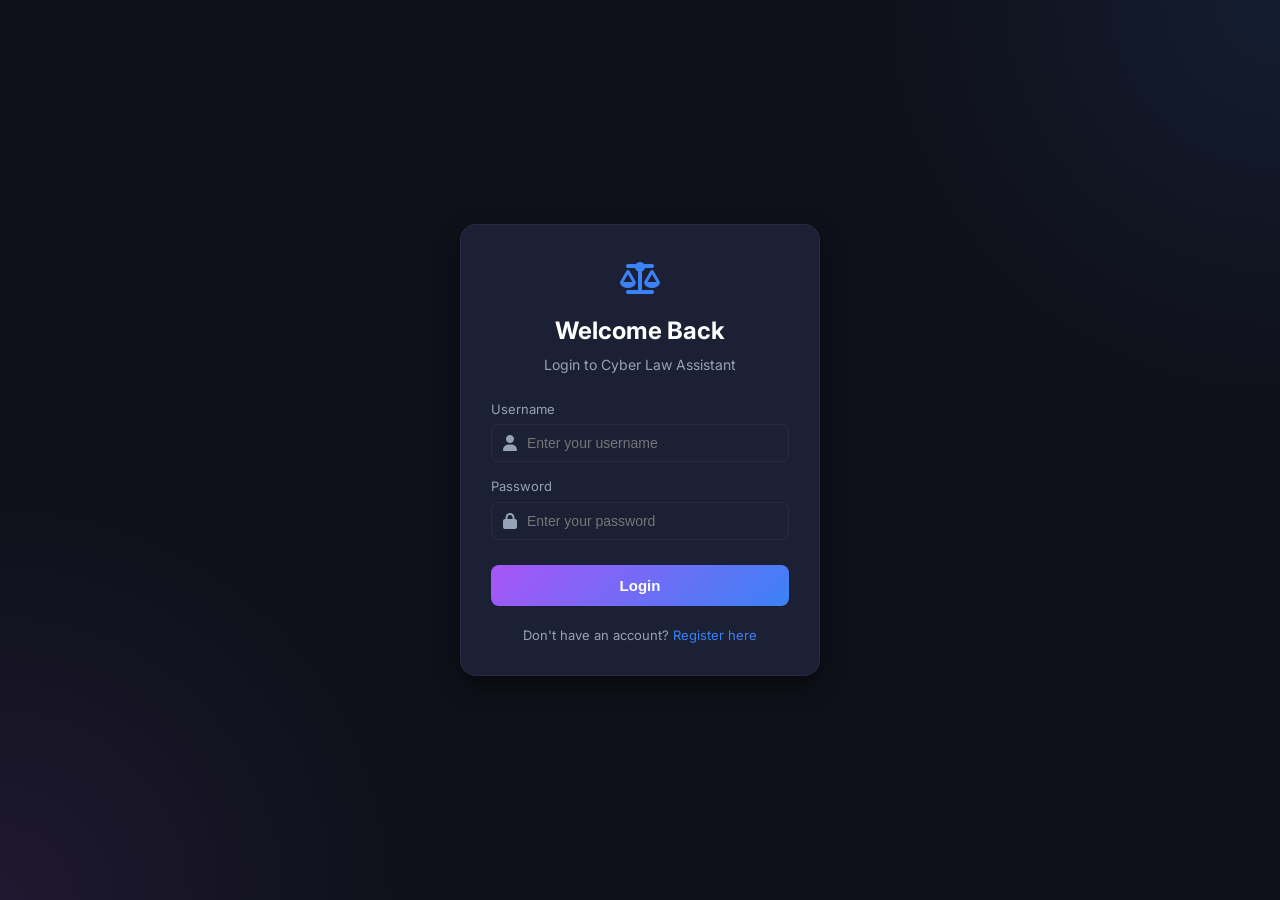
<file: frontend/login.html>
<!DOCTYPE html>
<html lang="en">
<head>
    <meta charset="UTF-8">
    <meta name="viewport" content="width=device-width, initial-scale=1.0">
    <title>Login - Cyber Law Assistant</title>
    <link rel="stylesheet" href="style.css">
    <link rel="stylesheet" href="https://cdnjs.cloudflare.com/ajax/libs/font-awesome/6.4.0/css/all.min.css">
</head>
<body class="auth-body">
    <div class="auth-container">
        <div class="auth-card">
            <div class="auth-header">
                <div class="auth-logo"><i class="fas fa-scale-balanced"></i></div>
                <h1>Welcome Back</h1>
                <p>Login to Cyber Law Assistant</p>
            </div>
            
            <form id="login-form" class="auth-form">
                <div class="form-group">
                    <label for="username">Username</label>
                    <div class="input-icon-wrapper">
                        <i class="fas fa-user"></i>
                        <input type="text" id="username" placeholder="Enter your username" required>
                    </div>
                </div>
                
                <div class="form-group">
                    <label for="password">Password</label>
                    <div class="input-icon-wrapper">
                        <i class="fas fa-lock"></i>
                        <input type="password" id="password" placeholder="Enter your password" required>
                    </div>
                </div>
                
                <div id="login-error" class="error-message hidden"></div>
                
                <button type="submit" class="auth-btn">Login</button>
            </form>
            
            <div class="auth-footer">
                <p>Don't have an account? <a href="register.html">Register here</a></p>
            </div>
        </div>
    </div>
    
    <script src="script.js"></script>
</body>
</html>
</file>
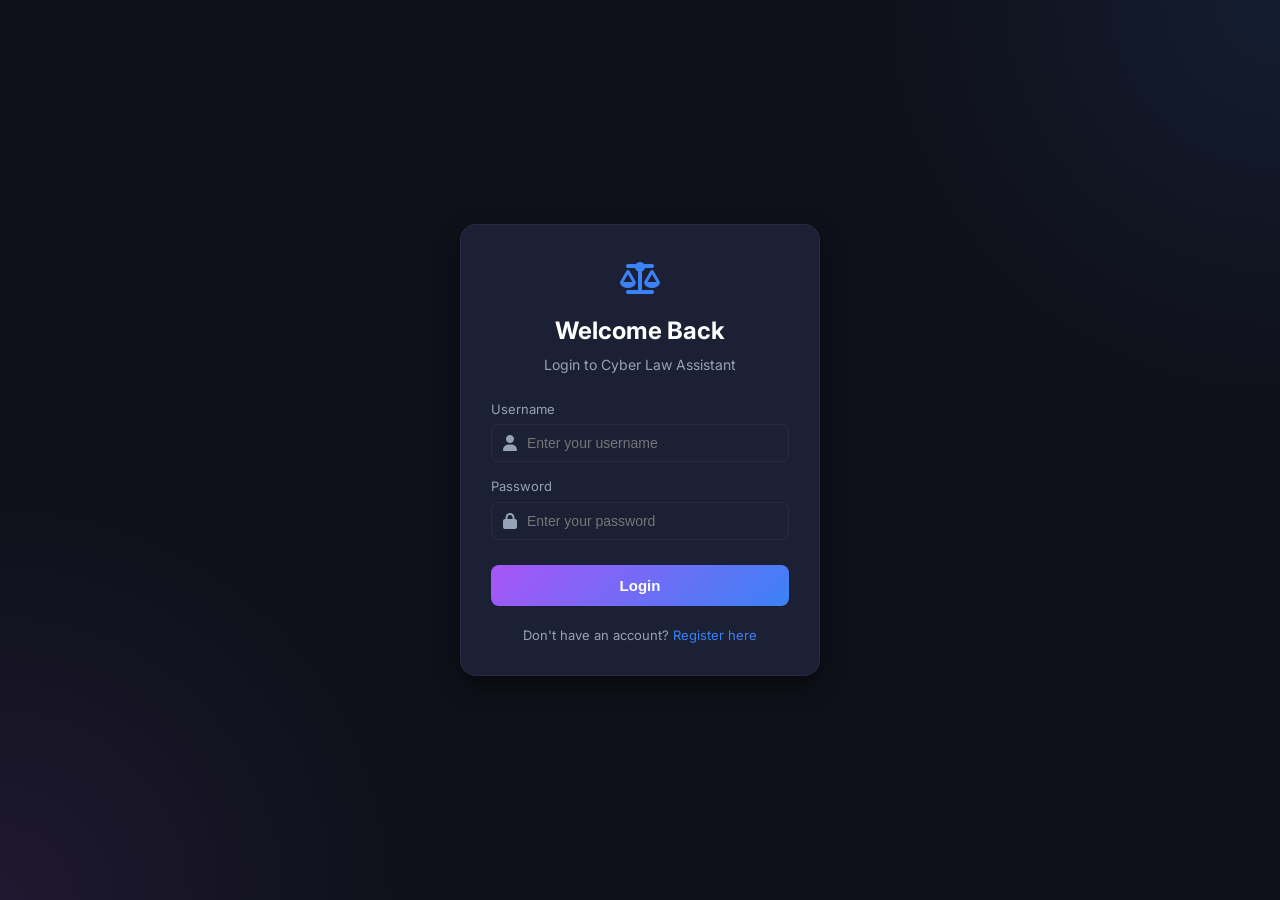
<file: frontend/profile.html>
<!DOCTYPE html>
<html lang="en">
<head>
    <meta charset="UTF-8">
    <meta name="viewport" content="width=device-width, initial-scale=1.0">
    <title>Profile Settings - Cyber Law Assistant</title>
    <link rel="stylesheet" href="style.css">
    <link rel="stylesheet" href="https://cdnjs.cloudflare.com/ajax/libs/font-awesome/6.4.0/css/all.min.css">
    <style>
        .profile-container {
            max-width: 600px;
            margin: 40px auto;
            background-color: var(--panel-bg);
            border-radius: 12px;
            padding: 30px;
            box-shadow: 0 4px 20px rgba(0, 0, 0, 0.5);
            border: 1px solid var(--border-color);
        }
        
        .profile-header {
            display: flex;
            align-items: center;
            justify-content: space-between;
            margin-bottom: 30px;
            border-bottom: 1px solid var(--border-color);
            padding-bottom: 20px;
        }

        .back-btn {
            color: var(--text-secondary);
            text-decoration: none;
            display: flex;
            align-items: center;
            gap: 5px;
            transition: color 0.3s;
        }

        .back-btn:hover {
            color: var(--primary-blue);
        }

        .profile-pic-section {
            display: flex;
            flex-direction: column;
            align-items: center;
            margin-bottom: 30px;
            gap: 15px;
        }

        .profile-pic {
            width: 120px;
            height: 120px;
            border-radius: 50%;
            object-fit: cover;
            border: 3px solid var(--primary-blue);
        }

        .upload-btn {
            background-color: var(--user-msg-bg);
            color: white;
            border: 1px solid var(--border-color);
            padding: 8px 16px;
            border-radius: 6px;
            cursor: pointer;
            font-size: 14px;
            transition: background 0.3s;
        }

        .upload-btn:hover {
            background-color: rgba(255,255,255,0.1);
        }
    </style>
</head>
<body class="auth-body" style="display:block; overflow-y:auto; padding-top: 20px;">
    
    <div class="profile-container">
        <div class="profile-header">
            <a href="index.html" class="back-btn"><i class="fas fa-arrow-left"></i> Back to Chat</a>
            <h2>Profile Settings</h2>
            <div style="width: 80px;"></div> <!-- Spacer for flex alignment -->
        </div>

        <div class="profile-pic-section">
            <img src="https://ui-avatars.com/api/?name=User&background=3b82f6&color=fff" alt="Profile Picture" class="profile-pic" id="profile-img-preview">
            <label for="profile-pic-input" class="upload-btn"><i class="fas fa-camera"></i> Change Photo</label>
            <input type="file" id="profile-pic-input" hidden accept="image/png, image/jpeg, image/jpg">
        </div>

        <form id="profile-form" class="auth-form">
            <div class="form-group">
                <label for="prof-username">Username</label>
                <div class="input-icon-wrapper">
                    <i class="fas fa-user"></i>
                    <input type="text" id="prof-username" required>
                </div>
            </div>
            
            <div class="form-group">
                <label for="prof-email">Email</label>
                <div class="input-icon-wrapper">
                    <i class="fas fa-envelope"></i>
                    <input type="email" id="prof-email" required>
                </div>
            </div>
            
            <div class="form-group">
                <label for="prof-password">New Password (Leave blank to keep current)</label>
                <div class="input-icon-wrapper">
                    <i class="fas fa-lock"></i>
                    <input type="password" id="prof-password" placeholder="••••••••">
                </div>
            </div>
            
            <div id="profile-error" class="error-message hidden"></div>
            
            <button type="submit" class="auth-btn" style="background-color: var(--success-green);">Save Changes</button>
        </form>
    </div>

    <div id="toast" class="toast hidden"></div>
    <script>
        const API_BASE_URL = window.location.hostname === "localhost" || window.location.hostname === "127.0.0.1" || window.location.protocol === "file:" 
            ? "http://127.0.0.1:5001" 
            : window.location.origin;
        const userId = localStorage.getItem('user_id');

        if (!userId) window.location.href = 'login.html';

        // Elements
        const form = document.getElementById('profile-form');
        const usernameInput = document.getElementById('prof-username');
        const emailInput = document.getElementById('prof-email');
        const passwordInput = document.getElementById('prof-password');
        const profileImg = document.getElementById('profile-img-preview');
        const picInput = document.getElementById('profile-pic-input');
        const errorDiv = document.getElementById('profile-error');

        let selectedPic = null;

        function showToast(message, isError = false) {
            const toast = document.getElementById('toast');
            toast.textContent = message;
            toast.style.borderLeftColor = isError ? '#ef4444' : '#4d7c35';
            toast.classList.remove('hidden');
            setTimeout(() => toast.classList.add('hidden'), 3000);
        }

        // Fetch User Data
        async function loadProfile() {
            try {
                const res = await fetch(`${API_BASE_URL}/profile/${userId}`);
                const data = await res.json();
                
                if (res.ok) {
                    usernameInput.value = data.username;
                    emailInput.value = data.email;
                    if(data.profile_pic && data.profile_pic !== 'default.png') {
                        profileImg.src = `${API_BASE_URL}/uploads/profiles/${data.profile_pic}`;
                    } else {
                        profileImg.src = `https://ui-avatars.com/api/?name=${data.username}&background=3b82f6&color=fff`;
                    }
                }
            } catch (e) {
                console.error("Failed to load profile", e);
            }
        }
        
        loadProfile();

        // Handle Picture Select
        picInput.addEventListener('change', (e) => {
            if (e.target.files && e.target.files[0]) {
                selectedPic = e.target.files[0];
                const reader = new FileReader();
                reader.onload = function(evt) {
                    profileImg.src = evt.target.result;
                }
                reader.readAsDataURL(selectedPic);
            }
        });

        // Handle form submit
        form.addEventListener('submit', async (e) => {
            e.preventDefault();
            const btn = form.querySelector('button');
            btn.disabled = true;
            btn.textContent = 'Saving...';

            const formData = new FormData();
            formData.append('user_id', userId);
            formData.append('username', usernameInput.value);
            formData.append('email', emailInput.value);
            if (passwordInput.value) {
                formData.append('password', passwordInput.value);
            }
            if (selectedPic) {
                formData.append('profile_pic', selectedPic);
            }

            try {
                const res = await fetch(`${API_BASE_URL}/profile/update`, {
                    method: 'POST',
                    body: formData
                });
                
                const data = await res.json();
                
                if (res.ok) {
                    showToast("Profile updated successfully!");
                    localStorage.setItem('username', usernameInput.value);
                    if (data.profile_pic) {
                        localStorage.setItem('profile_pic', data.profile_pic);
                    }
                    setTimeout(() => window.location.href = 'index.html', 1500);
                } else {
                    errorDiv.textContent = data.error;
                    errorDiv.classList.remove('hidden');
                }
            } catch (err) {
                errorDiv.textContent = "Server error.";
                errorDiv.classList.remove('hidden');
            } finally {
                btn.disabled = false;
                btn.textContent = 'Save Changes';
            }
        });
    </script>
</body>
</html>
</file>
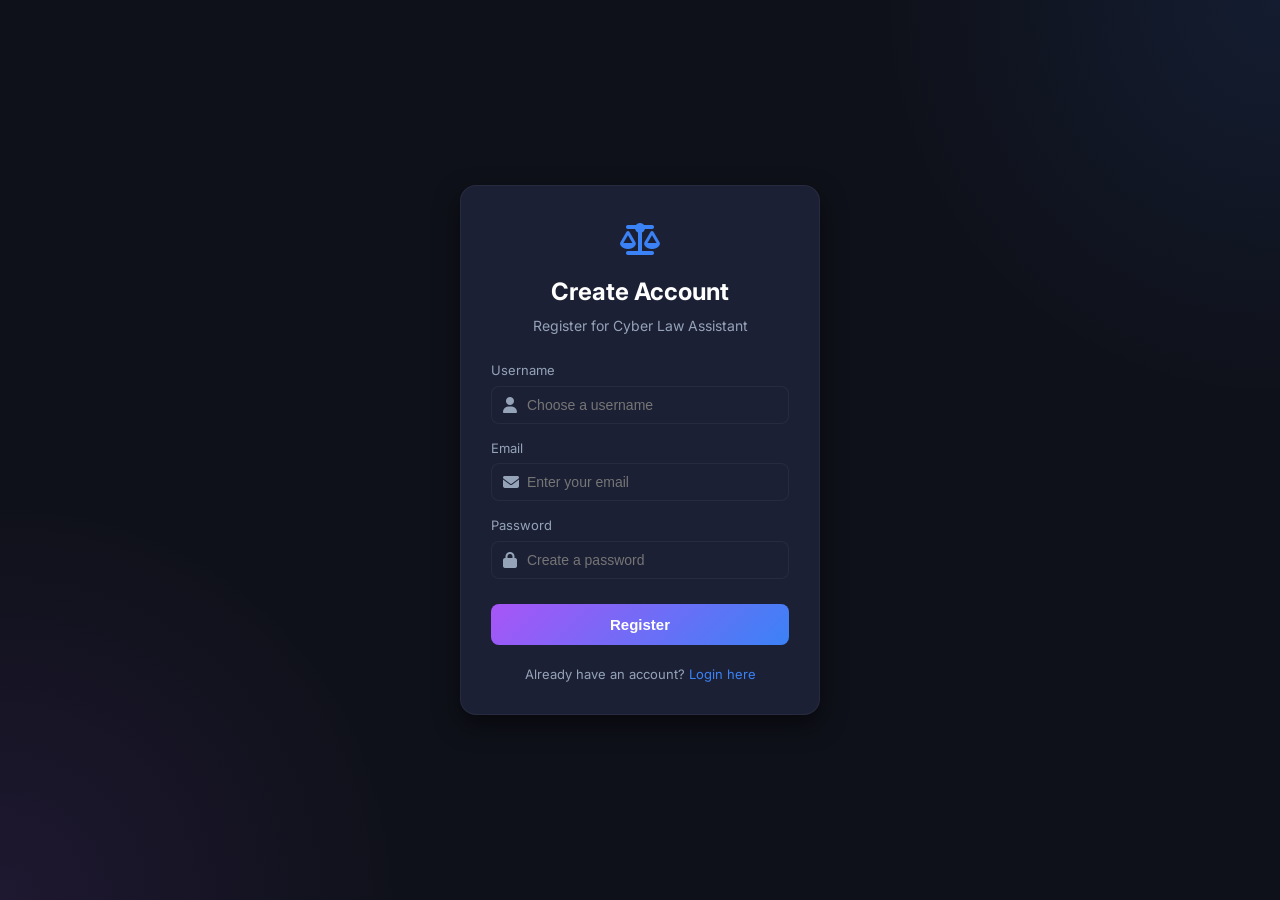
<file: frontend/register.html>
<!DOCTYPE html>
<html lang="en">
<head>
    <meta charset="UTF-8">
    <meta name="viewport" content="width=device-width, initial-scale=1.0">
    <title>Register - Cyber Law Assistant</title>
    <link rel="stylesheet" href="style.css">
    <link rel="stylesheet" href="https://cdnjs.cloudflare.com/ajax/libs/font-awesome/6.4.0/css/all.min.css">
</head>
<body class="auth-body">
    <div class="auth-container">
        <div class="auth-card">
            <div class="auth-header">
                <div class="auth-logo"><i class="fas fa-scale-balanced"></i></div>
                <h1>Create Account</h1>
                <p>Register for Cyber Law Assistant</p>
            </div>
            
            <form id="register-form" class="auth-form">
                <div class="form-group">
                    <label for="reg-username">Username</label>
                    <div class="input-icon-wrapper">
                        <i class="fas fa-user"></i>
                        <input type="text" id="reg-username" placeholder="Choose a username" required>
                    </div>
                </div>
                
                <div class="form-group">
                    <label for="reg-email">Email</label>
                    <div class="input-icon-wrapper">
                        <i class="fas fa-envelope"></i>
                        <input type="email" id="reg-email" placeholder="Enter your email" required>
                    </div>
                </div>
                
                <div class="form-group">
                    <label for="reg-password">Password</label>
                    <div class="input-icon-wrapper">
                        <i class="fas fa-lock"></i>
                        <input type="password" id="reg-password" placeholder="Create a password" required>
                    </div>
                </div>
                
                <div id="register-error" class="error-message hidden"></div>
                
                <button type="submit" class="auth-btn">Register</button>
            </form>
            
            <div class="auth-footer">
                <p>Already have an account? <a href="login.html">Login here</a></p>
            </div>
        </div>
    </div>

    <!-- Toast Notification -->
    <div id="toast" class="toast hidden"></div>
    
    <script src="script.js"></script>
</body>
</html>
</file>
<file: frontend/style.css>
@import url('https://fonts.googleapis.com/css2?family=Inter:wght@300;400;500;600;700&display=swap');

:root {
    --bg-darker: #0f111a;
    --sidebar-bg: #141724;
    --main-bg: #0f111a;
    --panel-bg: #1c2035;
    --text-primary: #ffffff;
    --text-secondary: #94a3b8;
    
    --primary-blue: #3b82f6;
    --primary-blue-hover: #2563eb;
    
    --success-green: #4d7c35;
    --success-green-hover: #3d632a;
    
    --danger-red: #ef4444;
    --danger-red-hover: #dc2626;

    --btn-yellow: #fbbf24;
    --btn-yellow-hover: #f59e0b;

    --gradient-header: linear-gradient(135deg, #a855f7 0%, #3b82f6 100%);
    
    --bot-msg-bg: #1c2035;
    --user-msg-bg: #2d3748;
    
    --input-bg: #1c2035;
    --border-color: rgba(255, 255, 255, 0.05);

    --font-family: 'Inter', sans-serif;
    --transition-speed: 0.3s;
}

body.light-theme {
    --bg-darker: #f8fafc;
    --sidebar-bg: #ffffff;
    --main-bg: #f8fafc;
    --panel-bg: #f1f5f9;
    --text-primary: #0f172a;
    --text-secondary: #64748b;
    --bot-msg-bg: #e2e8f0;
    --user-msg-bg: #cbd5e1;
    --input-bg: #ffffff;
    --border-color: rgba(15, 23, 42, 0.08);
}

* {
    margin: 0;
    padding: 0;
    box-sizing: border-box;
}

body {
    font-family: var(--font-family);
    background-color: var(--bg-darker);
    color: var(--text-primary);
    line-height: 1.5;
    height: 100vh;
    overflow: hidden;
}

/* App Layout */
.app-container {
    display: flex;
    height: 100vh;
    padding: 10px;
    gap: 10px;
}

/* Sidebar */
.sidebar {
    width: 280px;
    background-color: var(--sidebar-bg);
    border-radius: 12px;
    display: flex;
    flex-direction: column;
    box-shadow: 0 4px 6px -1px rgba(0, 0, 0, 0.1), 0 2px 4px -1px rgba(0, 0, 0, 0.06);
    border: 1px solid var(--border-color);
    overflow: hidden;
}

.sidebar-top {
    padding: 20px 15px 10px;
}

.primary-btn {
    width: 100%;
    padding: 12px 0;
    background-color: var(--primary-blue);
    color: white;
    border: none;
    border-radius: 8px;
    font-size: 14px;
    font-weight: 500;
    cursor: pointer;
    transition: background-color var(--transition-speed);
    display: flex;
    align-items: center;
    justify-content: center;
    gap: 8px;
    margin-bottom: 15px;
}

.primary-btn:hover {
    background-color: var(--primary-blue-hover);
}

.search-container {
    margin-bottom: 20px;
}

.search-container input {
    width: 100%;
    background-color: var(--input-bg);
    border: 1px solid var(--border-color);
    padding: 10px 15px;
    border-radius: 6px;
    color: var(--text-primary);
    font-size: 13px;
    outline: none;
    transition: border-color var(--transition-speed);
}

.search-container input:focus {
    border-color: var(--primary-blue);
}

.recent-chats-header {
    display: flex;
    justify-content: space-between;
    align-items: center;
    color: var(--text-secondary);
    font-size: 13px;
    font-weight: 500;
    margin-bottom: 15px;
}

.icon-btn-small {
    background: transparent;
    border: none;
    color: var(--text-secondary);
    cursor: pointer;
    font-size: 14px;
}

.icon-btn-small:hover {
    color: var(--text-primary);
}

.chat-history-container {
    flex: 1;
    overflow-y: auto;
    padding: 0 15px;
}

.chat-history-list {
    list-style: none;
}

.history-item {
    padding: 12px 15px;
    margin-bottom: 8px;
    border-radius: 8px;
    cursor: pointer;
    display: flex;
    align-items: center;
    justify-content: space-between;
    color: var(--text-primary);
    font-size: 14px;
    transition: all var(--transition-speed);
}

.history-item.active {
    background-color: rgba(59, 130, 246, 0.15);
}

.history-item-content {
    display: flex;
    align-items: center;
    gap: 12px;
    white-space: nowrap;
    overflow: hidden;
    text-overflow: ellipsis;
}

.chat-dot {
    width: 10px;
    height: 10px;
    border-radius: 50%;
    background-color: var(--primary-blue);
    flex-shrink: 0;
}

.history-item-actions button {
    background-color: var(--danger-red);
    color: white;
    border: none;
    width: 20px;
    height: 24px;
    border-radius: 4px;
    cursor: pointer;
    display: flex;
    align-items: center;
    justify-content: center;
    font-size: 12px;
    opacity: 0;
    transition: opacity 0.2s, background-color 0.2s;
}

.history-item:hover .history-item-actions button, .history-item.active .history-item-actions button {
    opacity: 1;
}

.history-item-actions button:hover {
    background-color: var(--danger-red-hover);
}

.sidebar-bottom {
    padding: 15px;
}

.success-btn {
    width: 100%;
    padding: 12px 0;
    background-color: var(--success-green);
    color: white;
    border: none;
    border-radius: 8px;
    font-size: 14px;
    font-weight: 500;
    cursor: pointer;
    transition: background-color var(--transition-speed);
    display: flex;
    align-items: center;
    justify-content: center;
    gap: 8px;
}

.success-btn:hover {
    background-color: var(--success-green-hover);
}

/* Main Chat Area */
.chat-main {
    flex: 1;
    display: flex;
    flex-direction: column;
    position: relative;
    background-color: var(--sidebar-bg);
    border-radius: 12px;
    border: 1px solid var(--border-color);
    overflow: hidden;
}

.chat-header {
    background: var(--gradient-header);
    padding: 15px 25px;
    display: flex;
    justify-content: space-between;
    align-items: center;
    border-top-left-radius: 12px;
    border-top-right-radius: 12px;
}

.header-title-container {
    display: flex;
    flex-direction: column;
    align-items: center;
}

.header-title-container h2 {
    font-size: 18px;
    font-weight: 600;
    display: flex;
    align-items: center;
    gap: 8px;
}

.header-title-container h2 i {
    color: #fbbf24;
}

.subtitle-container {
    display: flex;
    align-items: center;
    gap: 10px;
}

.subtitle {
    font-size: 12px;
    color: rgba(255, 255, 255, 0.8);
    font-weight: 300;
}

.status-indicator {
    width: 8px;
    height: 8px;
    border-radius: 50%;
    transition: background-color 0.3s, box-shadow 0.3s;
}

.status-indicator.online {
    background-color: #10b981;
    box-shadow: 0 0 8px #10b981;
}

.status-indicator.offline {
    background-color: #ef4444;
    box-shadow: 0 0 8px #ef4444;
}

.header-actions {
    display: flex;
    align-items: center;
    gap: 15px;
}

.lang-select {
    background: rgba(255, 255, 255, 0.1);
    color: white;
    border: 1px solid rgba(255, 255, 255, 0.2);
    border-radius: 6px;
    padding: 5px 10px;
    font-size: 13px;
    font-family: var(--font-family);
    cursor: pointer;
    outline: none;
    transition: background 0.3s;
}

.lang-select:hover {
    background: rgba(255, 255, 255, 0.2);
}

.lang-select option {
    background: var(--panel-bg);
    color: white;
}

.icon-btn {
    background: transparent;
    border: none;
    color: rgba(255, 255, 255, 0.9);
    font-size: 16px;
    cursor: pointer;
    transition: transform var(--transition-speed);
}

.icon-btn:hover {
    transform: scale(1.1);
}

.user-profile {
    display: flex;
    align-items: center;
    gap: 5px;
    cursor: pointer;
    position: relative;
}

.user-profile img {
    width: 32px;
    height: 32px;
    border-radius: 50%;
    border: 2px solid rgba(255, 255, 255, 0.3);
    object-fit: cover;
}

.hidden-logout {
    display: none;
    position: absolute;
    top: 45px;
    right: 0;
    background: var(--panel-bg);
    border: 1px solid var(--border-color);
    border-radius: 8px;
    box-shadow: 0 4px 12px rgba(0,0,0,0.5);
    z-index: 100;
    min-width: 140px;
    overflow: hidden;
}

.hidden-logout.show {
    display: block;
}

.hidden-logout a, .hidden-logout button {
    display: flex;
    align-items: center;
    gap: 10px;
    width: 100%;
    padding: 12px 15px;
    text-decoration: none;
    color: var(--text-primary);
    background: transparent;
    border: none;
    cursor: pointer;
    font-size: 14px;
    text-align: left;
    transition: background-color var(--transition-speed);
}

.hidden-logout a:hover, .hidden-logout button:hover {
    background-color: rgba(255,255,255,0.05);
}

.hidden-logout button:hover {
    color: var(--danger-red);
}

.chat-messages {
    flex: 1;
    overflow-y: auto;
    padding: 25px;
    display: flex;
    flex-direction: column;
    gap: 20px;
    scroll-behavior: smooth;
    background-color: var(--main-bg);
}

.message {
    display: flex;
    max-width: 85%;
}

.message.user {
    align-self: flex-end;
    flex-direction: row-reverse;
    animation: slideInUser 0.4s cubic-bezier(0.25, 1, 0.5, 1) forwards;
}

.message.bot {
    align-self: flex-start;
    animation: slideInBot 0.4s cubic-bezier(0.25, 1, 0.5, 1) forwards;
}

@keyframes slideInBot {
    from { opacity: 0; transform: translateX(-20px) translateY(10px); }
    to { opacity: 1; transform: translateX(0) translateY(0); }
}

@keyframes slideInUser {
    from { opacity: 0; transform: translateX(20px) translateY(10px); }
    to { opacity: 1; transform: translateX(0) translateY(0); }
}

.message-inner {
    display: flex;
    gap: 15px;
    align-items: flex-start;
}

.message.user .message-inner {
    flex-direction: row-reverse;
}

.avatar {
    width: 40px;
    height: 40px;
    border-radius: 50%;
    display: flex;
    align-items: center;
    justify-content: center;
    font-size: 20px;
    flex-shrink: 0;
    box-shadow: 0 4px 6px rgba(0,0,0,0.1);
}

.avatar.bot-avatar {
    background-color: #1e293b;
    border: 2px solid var(--primary-blue);
}

.avatar.user-avatar {
    background-color: var(--primary-blue);
}

.message-content {
    background-color: var(--bot-msg-bg);
    padding: 16px 22px;
    border-radius: 16px;
    font-size: 15px;
    line-height: 1.65;
    border: 1px solid rgba(255,255,255,0.08);
    box-shadow: 0 4px 15px rgba(0,0,0,0.15);
    position: relative;
    word-wrap: break-word;
    letter-spacing: 0.2px;
    color: rgba(255, 255, 255, 0.95);
}

.message.bot .message-content {
    border-top-left-radius: 4px;
    background: linear-gradient(145deg, #1e2235, #181b2b);
    border-left: 3px solid var(--primary-blue);
}

.message.user .message-content {
    background-color: var(--user-msg-bg);
    border-top-right-radius: 4px;
    background: linear-gradient(145deg, #2d3748, #252d3b);
    border-right: 3px solid var(--success-green);
}

/* Markdown Styles */
.message-content p {
    margin-bottom: 12px;
}
.message-content p:last-child {
    margin-bottom: 0;
}
.message-content pre {
    background: #0f111a;
    padding: 12px;
    border-radius: 8px;
    overflow-x: auto;
    margin: 12px 0;
    border: 1px solid rgba(255, 255, 255, 0.1);
}
.message-content code {
    font-family: 'Courier New', Courier, monospace;
    background: #0f111a;
    padding: 2px 6px;
    border-radius: 4px;
    font-size: 14px;
    color: #fbbf24;
}
.message-content pre code {
    background: transparent;
    padding: 0;
    color: #e2e8f0;
}
.message-content ul, .message-content ol {
    margin-left: 20px;
    margin-bottom: 12px;
}
.message-content table {
    width: 100%;
    border-collapse: collapse;
    margin-bottom: 12px;
}
.message-content th, .message-content td {
    border: 1px solid rgba(255, 255, 255, 0.1);
    padding: 8px;
    text-align: left;
}

/* File Previews */
.file-attachment-bubble {
    background-color: #242943;
    border: 1px solid rgba(255,255,255,0.1);
    border-radius: 8px;
    padding: 12px 15px;
    display: flex;
    align-items: center;
    gap: 15px;
    margin-top: 10px;
    width: 300px;
}

.file-attachment-bubble .file-icon {
    font-size: 24px;
    color: #ef4444; /* PDF color */
}

/* Input Area */
.attachment-preview-container {
    padding: 10px 20px;
    background-color: var(--main-bg);
    display: flex;
    flex-wrap: wrap;
    gap: 12px;
    border-top: 1px solid rgba(255, 255, 255, 0.05);
}

.attachment-preview-container.hidden {
    display: none !important;
}

.file-preview-card {
    background-color: var(--panel-bg);
    border: 1px solid rgba(255, 255, 255, 0.1);
    border-radius: 10px;
    padding: 10px 14px;
    display: flex;
    align-items: center;
    gap: 15px;
    min-width: 240px;
    max-width: 320px;
    justify-content: space-between;
    box-shadow: 0 2px 8px rgba(0, 0, 0, 0.2);
    transition: all 0.2s ease;
}

.file-preview-card.loading {
    border-color: rgba(251, 191, 36, 0.3);
}

.file-info-preview {
    display: flex;
    align-items: center;
    gap: 12px;
    overflow: hidden;
}

.file-details {
    display: flex;
    flex-direction: column;
    overflow: hidden;
}

.file-name {
    font-size: 13px;
    font-weight: 500;
    white-space: nowrap;
    overflow: hidden;
    text-overflow: ellipsis;
    color: var(--text-primary);
}

.file-status {
    font-size: 11px;
    font-weight: 500;
    margin-top: 2px;
}

.file-status.uploading { color: #fbbf24; }
.file-status.extracting { color: #60a5fa; }
.file-status.indexing { color: #a78bfa; }
.file-status.ready { color: #34d399; }
.file-status.error { color: #f87171; }

.file-actions-wrapper {
    display: flex;
    align-items: center;
    gap: 10px;
}

.file-loader-spinner {
    font-size: 12px;
    color: var(--text-secondary);
}

.remove-file-btn {
    background: transparent;
    border: none;
    color: var(--text-secondary);
    cursor: pointer;
    font-size: 14px;
    padding: 4px;
    display: flex;
    align-items: center;
    justify-content: center;
    border-radius: 4px;
    transition: all 0.2s;
}

.remove-file-btn:hover {
    color: var(--danger-red);
    background-color: rgba(239, 68, 68, 0.1);
}

.chat-input-container {
    padding: 20px;
    background-color: var(--main-bg);
    border-top: 1px solid rgba(255, 255, 255, 0.05);
}

.input-wrapper {
    background-color: var(--panel-bg);
    border-radius: 24px;
    display: flex;
    align-items: center;
    padding: 5px;
    padding-left: 15px;
    box-shadow: 0 4px 10px rgba(0,0,0,0.1);
    border: 1px solid rgba(255,255,255,0.05);
}

.add-btn {
    background: transparent;
    color: var(--text-secondary);
    border: none;
    width: 36px;
    height: 36px;
    border-radius: 8px;
    display: flex;
    align-items: center;
    justify-content: center;
    cursor: pointer;
    font-size: 16px;
    margin-right: 5px;
    transition: all var(--transition-speed);
}

.add-btn:hover {
    color: var(--primary-blue);
    background-color: rgba(59, 130, 246, 0.1);
}

.attachment-toggle {
    border-radius: 12px;
    padding: 8px 12px;
    margin-right: 10px;
    display: flex;
    align-items: center;
    cursor: pointer;
    transition: background-color var(--transition-speed);
}

.attachment-toggle:hover {
    background-color: rgba(255, 255, 255, 0.05);
}

.attachment-label {
    cursor: pointer;
    color: #94a3b8;
    display: flex;
    align-items: center;
}

.attachment-label i {
    transform: rotate(-45deg);
}

.attachment-toggle:hover .attachment-label {
    color: white;
}

input#message-input {
    flex: 1;
    background: transparent;
    border: none;
    color: var(--text-primary);
    font-size: 15px;
    padding: 10px 0;
    font-family: var(--font-family);
}

input#message-input:focus {
    outline: none;
}

.send-btn {
    background-color: var(--btn-yellow);
    border: none;
    width: 40px;
    height: 40px;
    border-radius: 50%;
    display: flex;
    align-items: center;
    justify-content: center;
    cursor: pointer;
    margin-left: 10px;
    margin-right: 5px;
    color: #000;
    transition: background-color var(--transition-speed);
}

.send-btn i {
    font-size: 18px;
}

.send-btn:hover {
    background-color: var(--btn-yellow-hover);
}

.voice-active {
    background-color: var(--danger-red) !important;
    animation: pulse 1.5s infinite;
}

@keyframes pulse {
    0% { transform: scale(1); }
    50% { transform: scale(1.1); }
    100% { transform: scale(1); }
}

.message-actions {
    position: absolute;
    right: 5px;
    bottom: -25px;
    opacity: 0;
    transition: opacity 0.2s;
}

.message:hover .message-actions {
    opacity: 1;
}

.copy-btn, .edit-btn, .share-btn {
    background: transparent;
    border: none;
    color: var(--text-secondary);
    cursor: pointer;
    padding: 4px;
    border-radius: 4px;
    font-size: 12px;
}

.copy-btn:hover, .edit-btn:hover, .share-btn:hover {
    color: var(--text-primary);
}

.typing-cursor {
    display: inline-block;
    width: 8px;
    height: 8px;
    background-color: var(--primary-blue);
    border-radius: 50%;
    margin-left: 5px;
    animation: blink 0.8s infinite;
    vertical-align: middle;
}

@keyframes blink {
    0%, 100% { opacity: 1; }
    50% { opacity: 0; }
}

.typing-indicator {
    display: flex;
    align-items: center;
    gap: 4px;
    height: 24px;
}

.typing-indicator span {
    width: 8px;
    height: 8px;
    background-color: var(--text-secondary);
    border-radius: 50%;
    display: inline-block;
    animation: bounce 1.4s infinite ease-in-out both;
}

.typing-indicator span:nth-child(1) { animation-delay: -0.32s; }
.typing-indicator span:nth-child(2) { animation-delay: -0.16s; }

@keyframes bounce {
    0%, 80%, 100% { transform: scale(0); }
    40% { transform: scale(1.0); }
}

/* Toast */
.toast {
    position: fixed;
    bottom: 20px;
    right: 20px;
    background-color: #1e293b;
    color: var(--text-primary);
    padding: 15px 20px;
    border-radius: 8px;
    box-shadow: 0 4px 12px rgba(0,0,0,0.5);
    border-left: 4px solid var(--success-green);
    z-index: 1000;
    transition: opacity 0.3s, transform 0.3s;
    transform: translateY(0);
}

.toast.hidden {
    opacity: 0;
    transform: translateY(20px);
    pointer-events: none;
}

/* Authentication Pages Styling */
.auth-body {
    display: flex;
    align-items: center;
    justify-content: center;
    background-color: var(--bg-darker);
    background-image: radial-gradient(circle at top right, rgba(59, 130, 246, 0.1), transparent 400px),
                      radial-gradient(circle at bottom left, rgba(168, 85, 247, 0.1), transparent 400px);
    height: 100vh;
}

.auth-container {
    width: 100%;
    max-width: 400px;
    padding: 20px;
}

.auth-card {
    background-color: var(--panel-bg);
    border: 1px solid var(--border-color);
    border-radius: 16px;
    padding: 30px;
    box-shadow: 0 10px 25px rgba(0,0,0,0.5);
}

.auth-header {
    text-align: center;
    margin-bottom: 25px;
}

.auth-logo {
    font-size: 32px;
    color: var(--primary-blue);
    margin-bottom: 10px;
}

.auth-header h1 {
    font-size: 24px;
    margin-bottom: 5px;
}

.auth-header p {
    color: var(--text-secondary);
    font-size: 14px;
}

.auth-form {
    display: flex;
    flex-direction: column;
    gap: 15px;
}

.form-group label {
    display: block;
    font-size: 13px;
    margin-bottom: 5px;
    color: var(--text-secondary);
}

.input-icon-wrapper {
    position: relative;
    display: flex;
    align-items: center;
}

.input-icon-wrapper i {
    position: absolute;
    left: 12px;
    color: var(--text-secondary);
}

.input-icon-wrapper input {
    width: 100%;
    background-color: var(--input-bg);
    border: 1px solid var(--border-color);
    color: var(--text-primary);
    padding: 10px 10px 10px 35px;
    border-radius: 8px;
    font-size: 14px;
    transition: border-color var(--transition-speed);
}

.input-icon-wrapper input:focus {
    outline: none;
    border-color: var(--primary-blue);
}

.auth-btn {
    background: var(--gradient-header);
    color: white;
    border: none;
    padding: 12px;
    border-radius: 8px;
    font-size: 15px;
    font-weight: 600;
    cursor: pointer;
    margin-top: 10px;
    transition: opacity var(--transition-speed);
}

.auth-btn:hover {
    opacity: 0.9;
}

.auth-footer {
    text-align: center;
    margin-top: 20px;
    font-size: 13px;
    color: var(--text-secondary);
}

.auth-footer a {
    color: var(--primary-blue);
    text-decoration: none;
}

.auth-footer a:hover {
    text-decoration: underline;
}

.error-message {
    background-color: rgba(239, 68, 68, 0.1);
    color: var(--danger-red);
    padding: 10px;
    border-radius: 6px;
    font-size: 13px;
    text-align: center;
    border: 1px solid rgba(239, 68, 68, 0.2);
}

.error-message.hidden {
    display: none;
}
</file>
